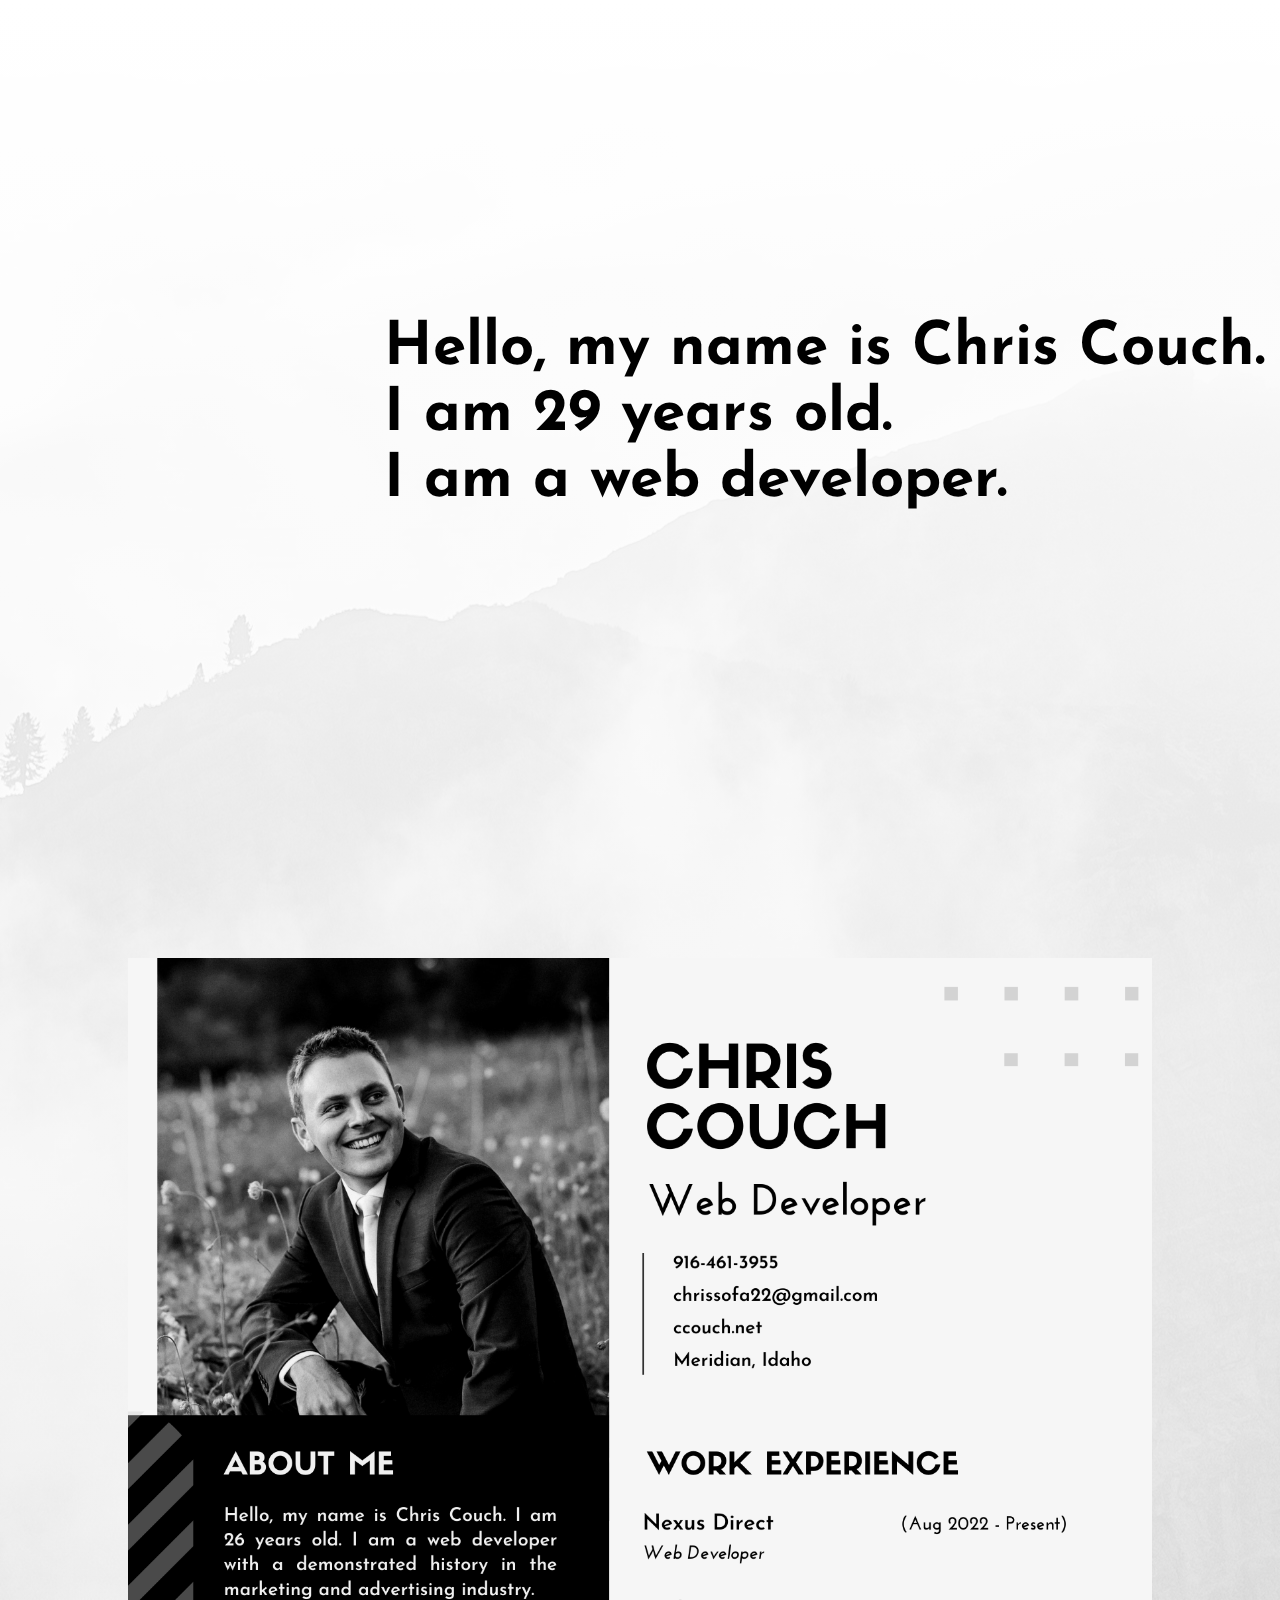
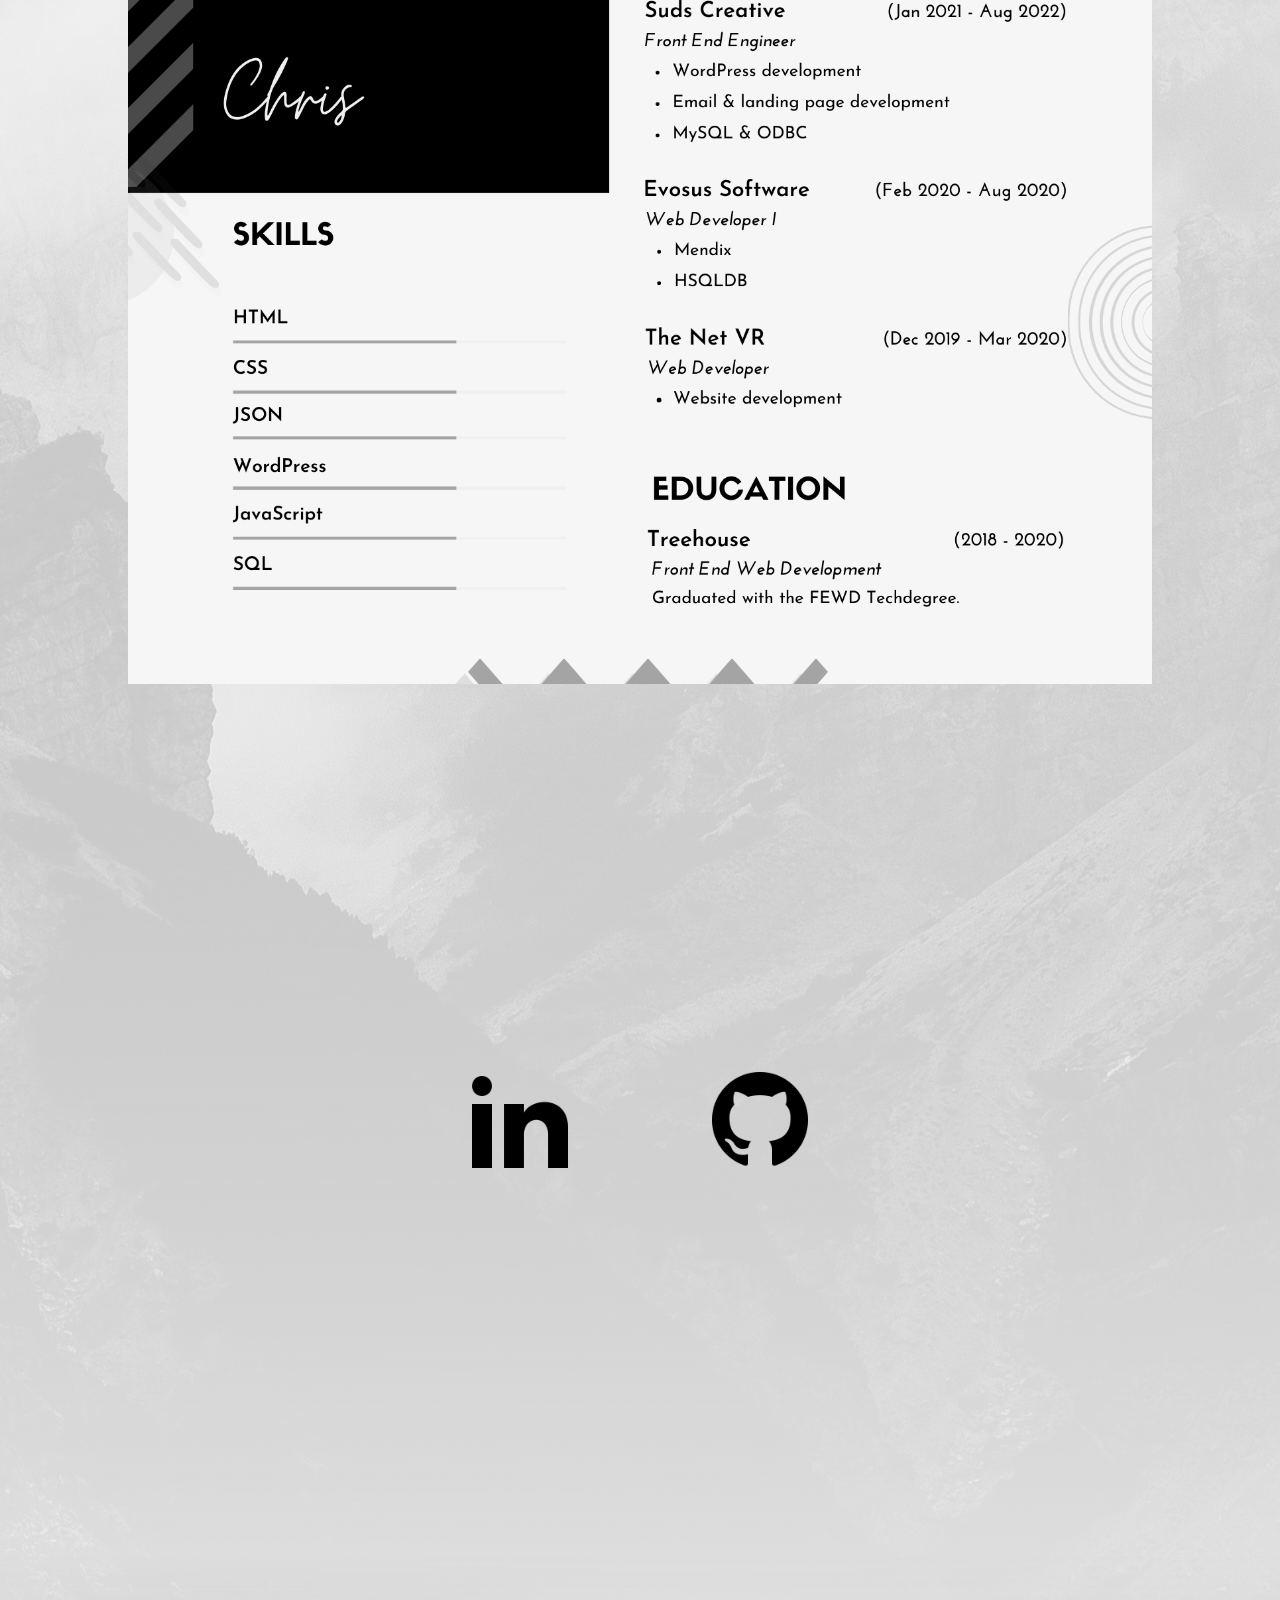
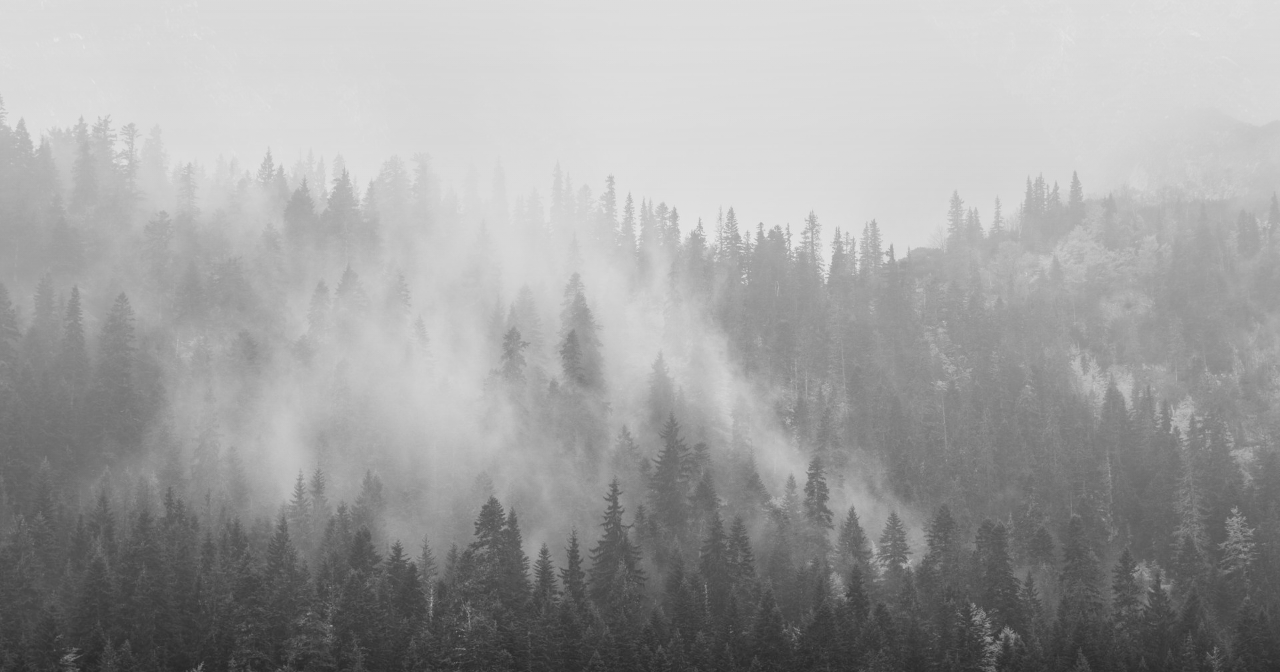
<file: index.html>
<!DOCTYPE html>
<html>
<head>
<title>Chris Couch - Portfolio</title>
<link rel="stylesheet" href="style.css">
<link rel="preconnect" href="https://fonts.googleapis.com">
<link rel="preconnect" href="https://fonts.gstatic.com" crossorigin>
<link href="https://fonts.googleapis.com/css2?family=Alata&family=Josefin+Sans:ital,wght@0,100;0,200;0,300;0,400;0,500;0,600;0,700;1,100;1,200;1,300;1,400;1,500;1,600;1,700&display=swap" rel="stylesheet">
<link rel="icon" type="image/png" sizes="32x32" href="../images/favicon-32x32.png">
</head>
<body class="main-header">

  <div>
    <h3>Hello, my name is Chris Couch.<br>
      I am <span id="age"></span> years old.<br>
      I am a web developer.
    </h3>
  </div>

  <div id="resumeDiv">
    <a href="https://drive.google.com/file/d/1N9LZAU6aXv5BHDPwgsn9NoSp3T3dnYuZ/view?usp=sharing" target="_blank">
      <img id="resumeDivImage" src="../images/ChrisCouchResume.png" alt="Chris Couch Resume">
    </a>
  </div>

  <div id="socialMedia">
    <a href="https://www.linkedin.com/in/c-couch/" target="_blank">
      <img src="../images/iconmonstr-linkedin-1-240.png" alt="Chris Couch LinkedIn" id="socialMediaImages">
    </a>
    <a href="https://github.com/christophercouch" target="_blank">
      <img src="../images/iconmonstr-github-1-240.png" alt="Chris Couch GitHub" id="socialMediaImages">
    </a>
  </div>

  <img src="../images/foggyforestt.jpg" alt="Foggy Forest" id="footerImage">

<script src="function.js">
</script>

</body>
</html>
</file>
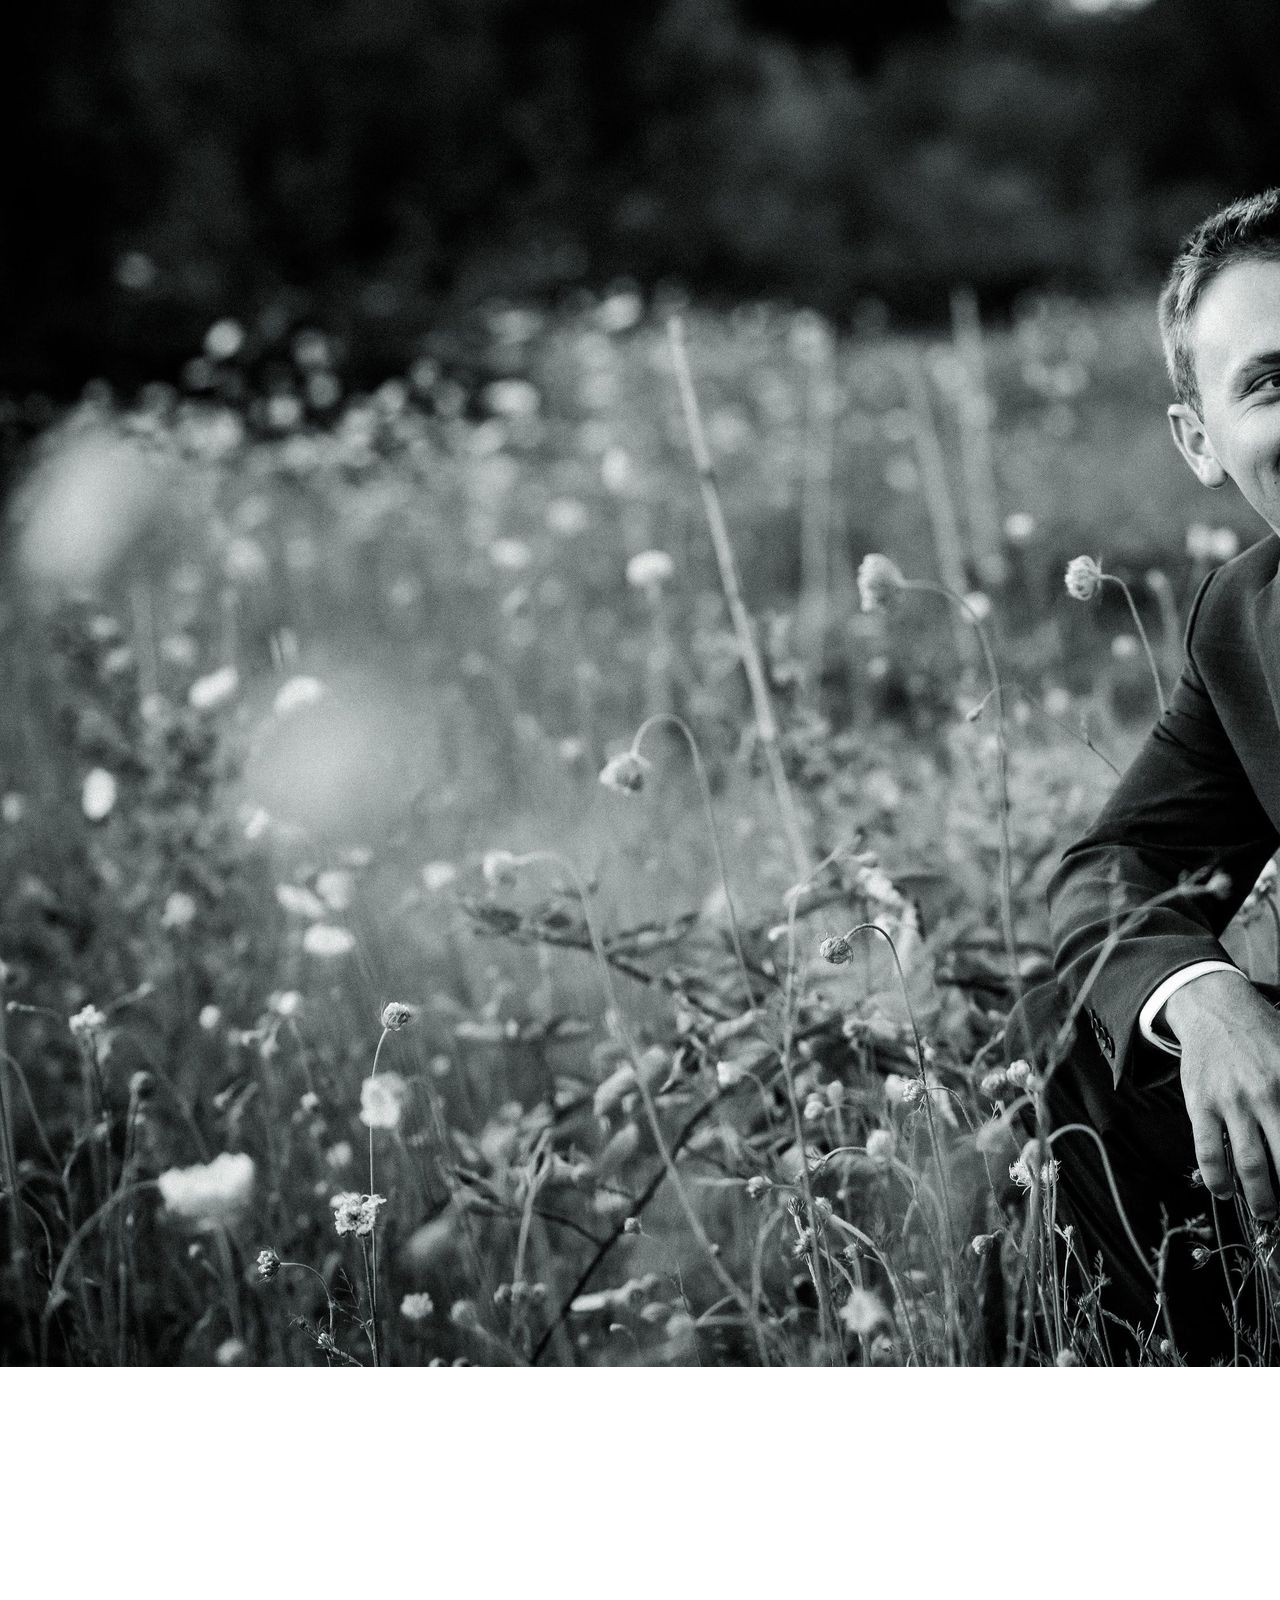
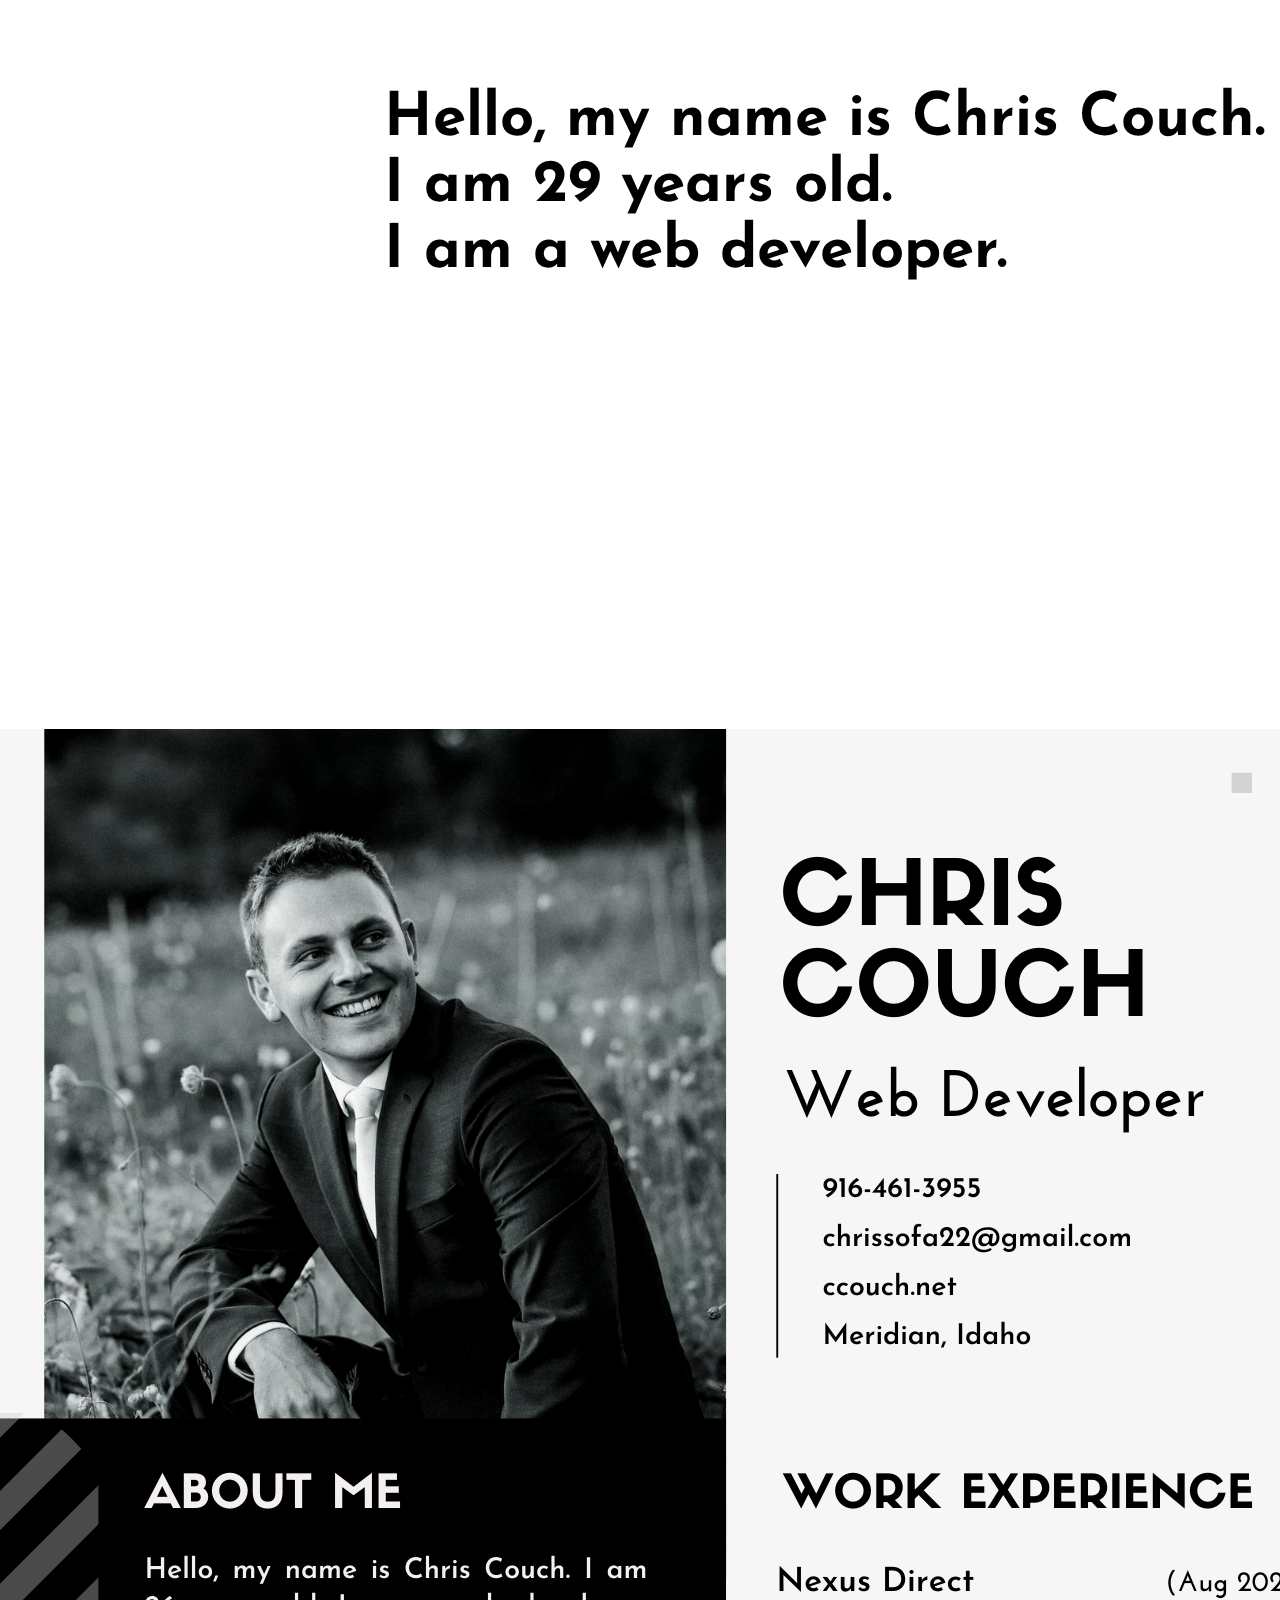
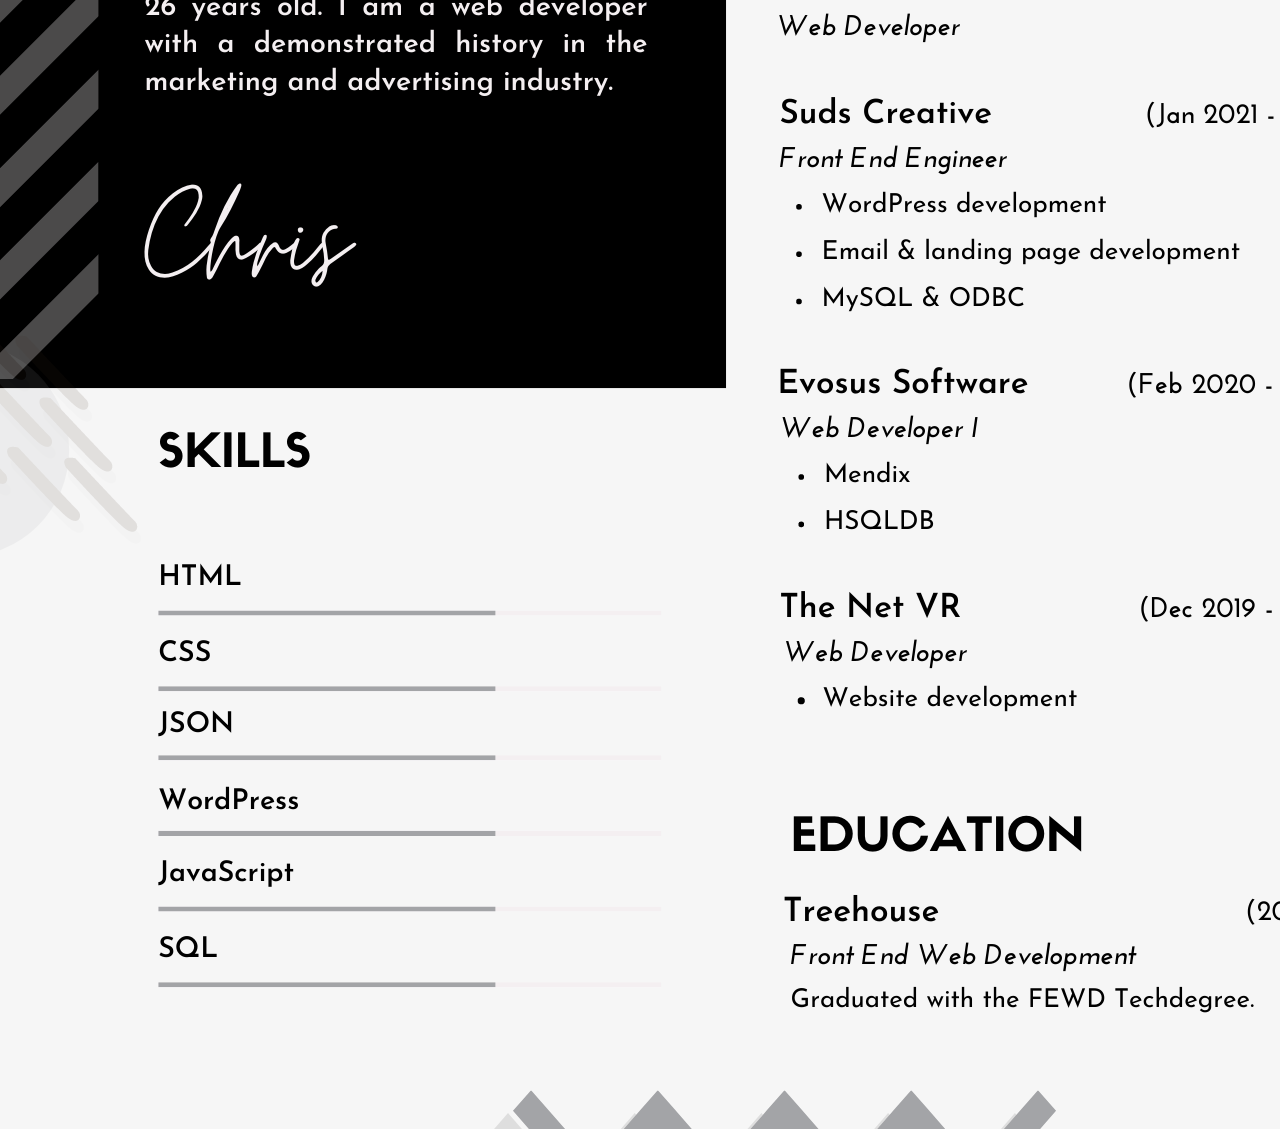
<file: template.html>
<!DOCTYPE html>
<html>
<head>
<title>Chris Couch Portfolio</title>
<link rel="stylesheet" href="style.css">
<link rel="preconnect" href="https://fonts.googleapis.com">
<link rel="preconnect" href="https://fonts.gstatic.com" crossorigin>
<link href="https://fonts.googleapis.com/css2?family=Alata&family=Josefin+Sans:ital,wght@0,100;0,200;0,300;0,400;0,500;0,600;0,700;1,100;1,200;1,300;1,400;1,500;1,600;1,700&display=swap" rel="stylesheet">
</head>
<body>

  <img src="../images/chris.jpg" alt="Chris Couch" id="headerImage">

  <div>
    <h3>Hello, my name is Chris Couch.<br>
      I am <span id="age"></span> years old.<br>
      I am a web developer.
    </h3>
  </div>

  <div>
    <a href="https://drive.google.com/file/d/1Rr2dHIskJZ7DbIYFzqyn7uDSZ-RDW0-Q/view?usp=sharing" target="_blank">
      <img src="../images/ChrisCouchResume.png" alt="Chris Couch Resume" id="resumeImage">
    </a>
  </div>

<script src="function.js">
</script>

</body>
</html>
</file>
<file: style.css>
::-moz-selection {
  color: #000001;
  background: #000000;
}

::selection {
  color: #000001;
  background: #000000;
}

h1 {
  font-family: 'Alata', sans-serif;
  text-align: center;
}

h3 {
  font-family: 'Josefin Sans', sans-serif;
  line-height: 110%;
  text-align: left;
  font-size: 60px;
  padding: 20% 0px 30% 30%;
}

#footerImage, .main-header {
  padding: 0;
  display: block;
  margin: 0 auto;
  max-height: 100%;
  max-width: 100%;
  filter: gray;
  -webkit-filter: grayscale(1);
  filter: grayscale(1);
}

#footerImage {
  pointer-events: none;
  -webkit-touch-callout: none;
  -webkit-user-select: none;
  -khtml-user-select: none;
  -moz-user-select: none;
  -ms-user-select: none;
  user-select: none;
}

#footerImage {
  mask-image: linear-gradient(to bottom, rgba(0,0,0,0) 0%,rgba(0,0,0,0.9) 100%);
  -webkit-mask-image: linear-gradient(to bottom, rgba(0,0,0,0) 0%,rgba(0,0,0,0.9) 100%);
}

.main-header {
  background: linear-gradient(rgba(255, 255, 255, 1), transparent),
              linear-gradient(0deg, rgba(255, 255, 255, 1), transparent),
              url(../images/bodybackground.jpeg) no-repeat center;
}

#socialMedia {
  display: flex;
  justify-content: center;
  padding-bottom: 30%;
}

#socialMediaImages {
  width: 40%;
  vertical-align: bottom;
}

#resumeDiv, #socialMedia {
  display: flex;
  justify-content: center;
  padding-bottom: 30%;
  text-align: -webkit-center;
}

#resumeDivImage {
  max-width: 80%;
}

body {
  padding: 0;
  display: block;
  margin: 0 auto;
  max-height: 100%;
  max-width: 100%;
}

@media screen and (max-width: 1269px) {
  h3 {
    padding-top: 30%;
    padding-bottom: 40%;
    font-size: 48px;
  }
}

@media screen and (max-width: 1024px) {
  h3 {
    padding: 40% 0px 40% 7%;
    font-size: 47px;
  }
}

@media screen and (max-width: 768px) {
  h3 {
    padding: 80% 3%;
    font-size: 37px;
  }
  #resumeDiv {
    padding-bottom: 100%;
  }
}

@media screen and (max-width: 600px) {
  img, div {
    width: 100%;
  }

  h3 {
    font-size: 25px;
    padding: 100% 4%;
  }
}

@media screen and (max-width: 425px) {
  h3 {
    font-size: 22px;
    padding: 100% 4%;
  }
}

@media screen and (max-width: 375px) {
  h3 {
    font-size: 19px;
    padding: 100% 4%;
  }
}

@media screen and (max-width: 320px) {
  h3 {
    font-size: 19px;
    padding: 100% 4%;
  }
}
</file>
